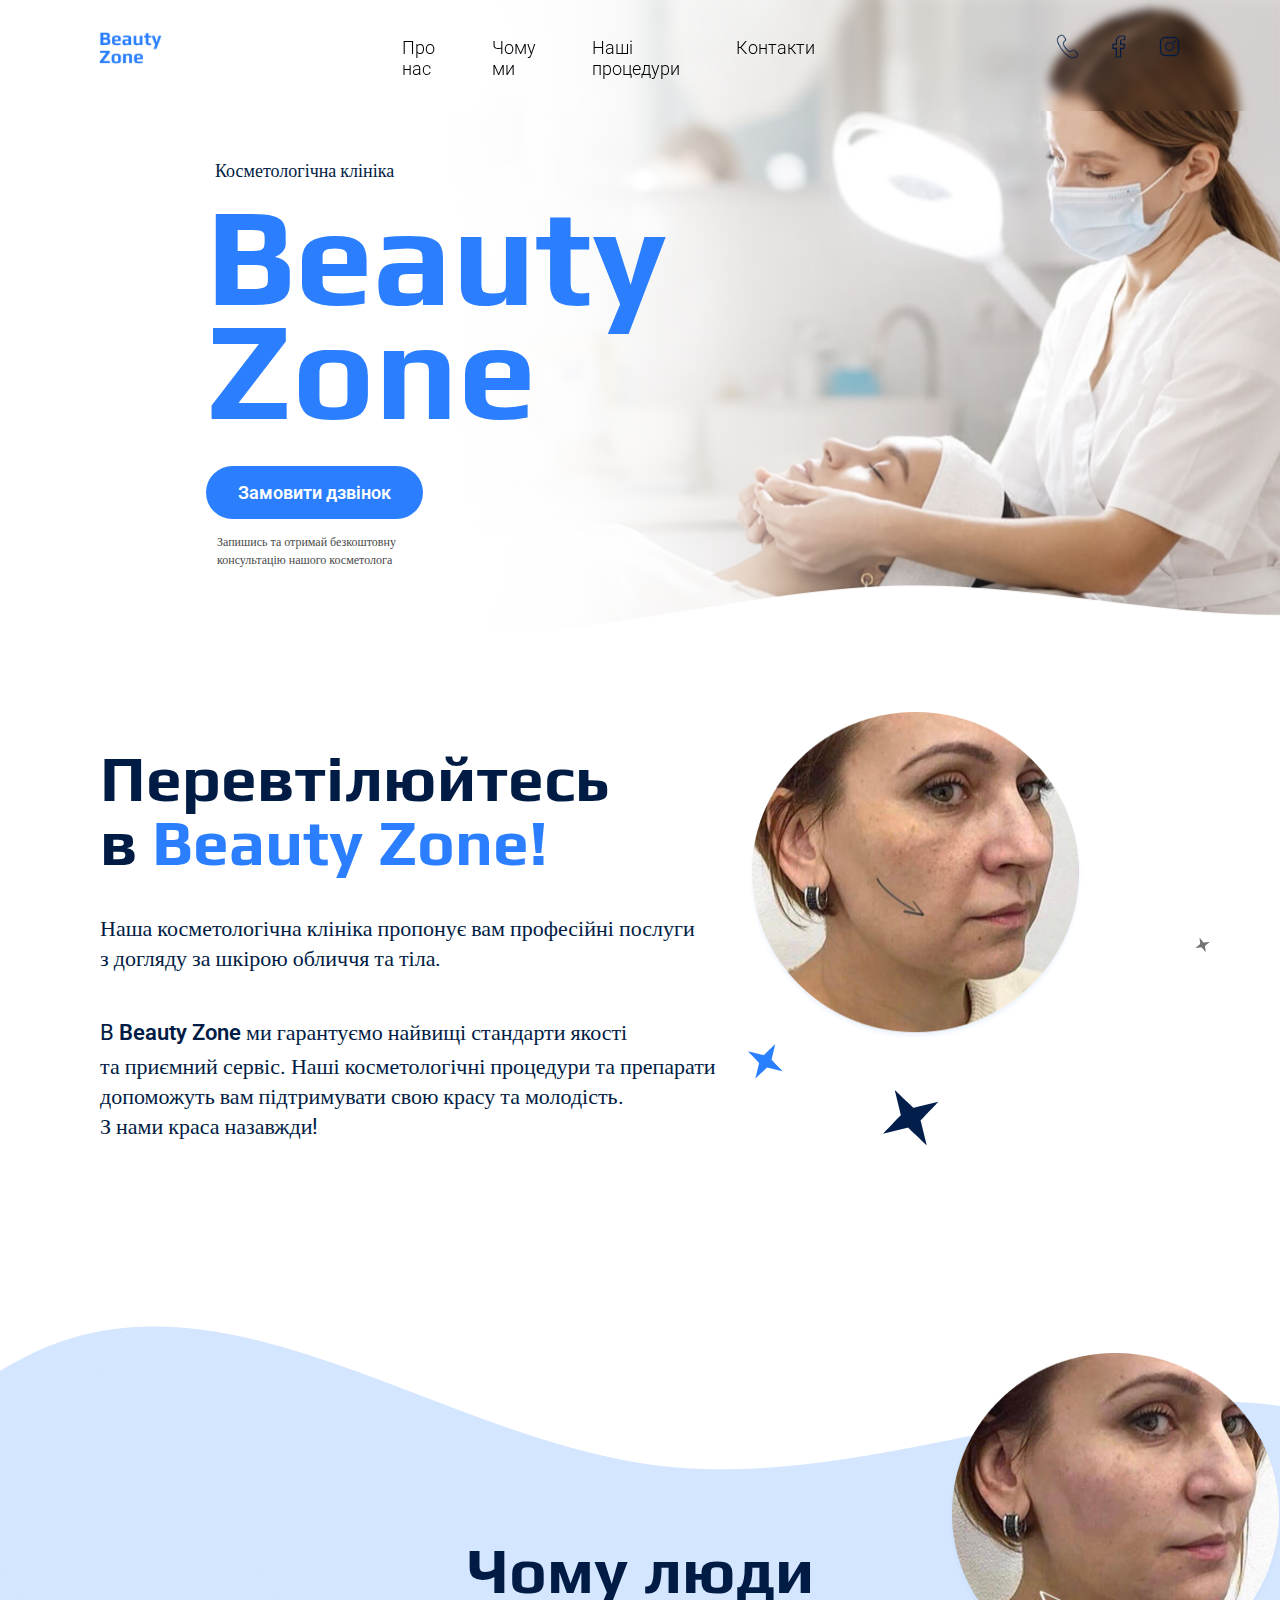
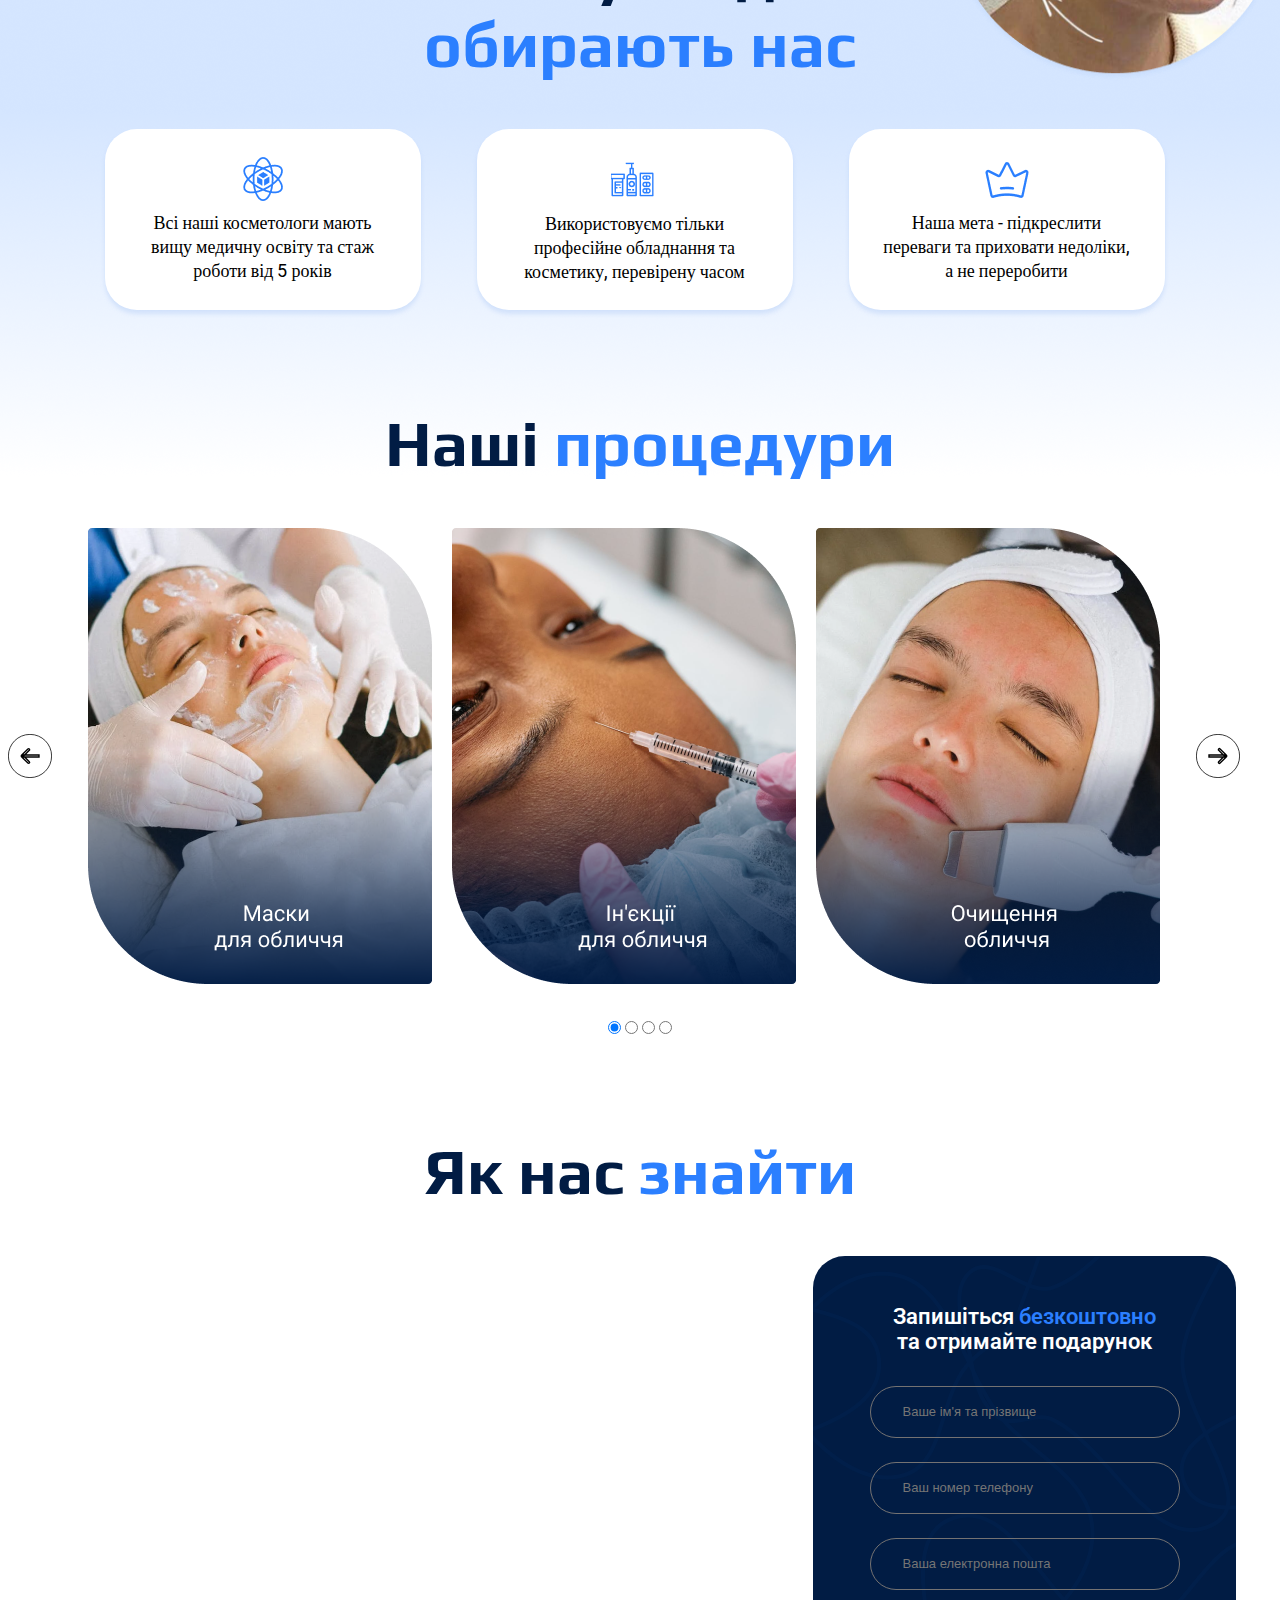
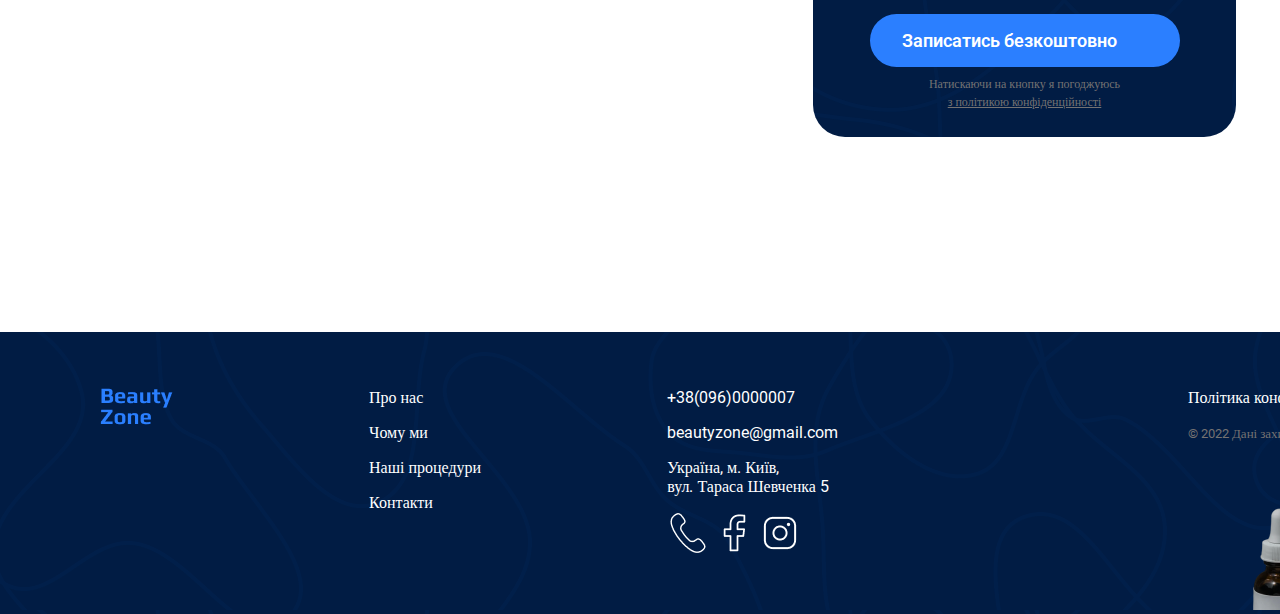
<file: index.html>
<!DOCTYPE html>
<html lang="uk">
<head>
    <meta charset="UTF-8">
    <meta name="viewport" content="width=device-width, initial-scale=1.0">
    <title>Beaty Zone</title>
    <link rel="stylesheet" href="styles.css">

    <link rel="preconnect" href="https://fonts.googleapis.com">
    <link rel="preconnect" href="https://fonts.gstatic.com" crossorigin>
    
    <link href="https://fonts.googleapis.com/css2?family=Play&family=Roboto:wght@300;400&display=swap" rel="stylesheet">

</head>
<body>
    
    <div class="main">
        <div class="header">
    
            <div class="nav">
            <img id="logo" src="img/logo.png" alt="">
    
            <div class="nav_text">
            <a href="#About-us"><p class="nav_one">Про нас</p></a>
            <a href="#Why-we"><p class="nav_two">Чому ми</p></a>
            <a href="#What-we-do"><p class="nav_three">Наші процедури</p></a>
            <a href="#Where-find"><p class="nav_four">Контакти</p></a>
            </div>
            
            <a class="link2" href="tel:+ 38 (096) 000 00 07"><img id="icons_one" src="img/telephone_icon.png"  alt=""></a>
            <img id="icons_two" src="img/facebook_icon.png" alt="">
            <img id="icons_three" src="img/instagram_icon.png" alt="">
            </div>
    
        </div>

    <div class="center">

        <div class="content">
        <p id="par_one">Косметологічна клініка</p>
        <h1>Beauty<br>Zone</h1>
        <button class="button modal-btn-open" type="button">Замовити дзвінок</button>
        <p id="par_two">Запишись та отримай безкоштовну<br>консультацію нашого косметолога</p>
        </div>
        <img id="vector" src="img/vector.png" alt="">

    </div>

</div>


    <div class="article" id="About-us">

        <div class="art_text">
        <h1>Перевтілюйтесь<br> в <span>Beauty Zone!</span></h1>
        <p id="art_p_first">Наша косметологічна клініка пропонує вам професійні послуги<br> 
            з догляду за шкірою обличчя та тіла. </p>
        <p id="art_p_two">B <span>Beauty Zone</span> ми гарантуємо найвищі стандарти якості <br>
            та приємний сервіс. Наші косметологічні процедури та препарати<br>
            допоможуть вам підтримувати свою красу та молодість.<br>
            З нами краса назавжди!</p>
        </div>

        <div class="art_img">
        <img id="dark-blue_star" src="img/bottom_star.png" alt="dark-star">
        <img id="face_before" src="img/Mask_group_one.png" alt="face-before">
        <img id="grey_star" src="img/down_star.png" alt="grey-star">
        <img id="blue_star" src="img/up_star.png" alt="">
        <img id="face_after" src="img/Mask_group_two.png" alt="face-after">
        </div>

       </div>


       <div class="not">
        <div class="aside" id="Why-we">
        
        <h1>Чому люди<br><span>обирають нас</span></h1>

        <div class="block">

            <div class="block_one">
                <div class="block_456">
                    <img src="img/game-icons.png" alt="">
                    <p>Всі наші косметологи мають вищу медичну освіту 
                        та стаж роботи від 5 років</p>
                </div>
            </div>

            <div class="block_two">
                <div class="block_457">
                    <img src="img/medicinecosmeticsbottle.png" alt="">
                    <p>Використовуємо тільки професійне обладнання
                       та косметику, перевірену часом</p>
                </div>
            </div>

            <div class="block_three">
                <div class="block_458">
                    <img src="img/crown-light.png" alt="">
                    <p>Наша мета - підкреслити переваги 
                       та приховати недоліки, а не переробити</p>
                </div>
            </div>
        </div>

       </div>
    

    <div class="main_two" id="What-we-do">
        <h1>Наші <span>процедури</span></h1>

        <div class="slider">
            
        <a href="#" >
            <svg class="arrow_one" width= "44" height= "44">
                <use id="icon-Group-338" href="./img/sprite/symbol-defs4.svg#icon-Group-338"></use>
            </svg>
        </a>
        
        <img class="slider_img_one" id="slider-img" src="img/slider_one.png" alt="">
        <img class="slider_img_two" id="slider-img" src="img/slider_two.png" alt="">
        <img class="slider_img_three" id="slider-img" src="img/slider_three.png" alt="">

        <a href="#" >
            <svg class="arrow_two" width= "44" height= "44">
                <use id="icon-Group-339" href="./img/sprite/symbol-defs4.svg#icon-Group-339"></use>
            </svg>
        </a>
        </div>

        <div id="slider_radio">
            <input type="radio" name="slider" id="slide1" checked>
            <input type="radio" name="slider" id="slide2">
            <input type="radio" name="slider" id="slide3">
            <input type="radio" name="slider" id="slide4">
        </div>
    </div>

</div>


<div class="location_reg" id="Where-find">
    <h1>Як нас <span>знайти</span></h1>

    <div class="location_reg-content">
        <div class="location">
            <iframe class="location_map" src="https://www.google.com/maps/embed?pb=!1m18!1m12!1m3!1d2540.9325719461135!2d30.517166789410403!3d50.44235659999998!2m3!1f0!2f0!3f0!3m2!1i1024!2i768!4f13.1!3m3!1m2!1s0x40d4cef8b5f6338d%3A0x25c7f06ad686451c!2z0LHRg9C7LiDQotCw0YDQsNGB0LAg0KjQtdCy0YfQtdC90LrQviwgNSwg0JrQuNC10LIsIDAyMDAw!5e0!3m2!1sru!2sua!4v1694775369630!5m2!1sru!2sua" width="600" height="450" style="border:0;" allowfullscreen="" loading="lazy" referrerpolicy="no-referrer-when-downgrade"></iframe>
        </div>

        <div class="register_form">
            <div class="register">
                <h1>Запишіться <span>безкоштовно</span>
                   <br> та отримайте подарунок</h1>

                <form>
                <input type="text" id="name" name="name" placeholder="Ваше ім'я та прізвище">
                <input type="text" id="phone-number" name="phone-number" placeholder="Ваш номер телефону">
                <input type="email" id="email" name="email" placeholder="Ваша електронна пошта">
                <button>Записатись безкоштовно</button>
                <p>Натискаючи на кнопку я погоджуюсь <br><span>з політикою конфіденційності</span></p>
                </form>
                
            </div>
        </div>

    </div>

</div>


<div class="footer">

    <div class="logo">
        <img src="img/logo.png" alt="">
    </div>

    <div class="about_us">
        <ul>
            <a href="#About-us"><li>Про нас</li></a>
            <a href="#Why-we"><li>Чому ми</li></a>
            <a href="#What-we-do"><li>Наші процедури</li></a>
            <a href="#Where-find"><li>Контакти</li></a>
        </ul>
    </div>

    <div class="info">
        <ul>
            <li><a class="link2" href="tel:+ 38 (096) 000 00 07">+38(096)0000007</a></li>
            <li><a class="link2" href="mailto:beautyzone@gmail.com">beautyzone@gmail.com</a></li>
            <li><a class="link2" href="https://goo.gl/maps/kTsiAinonsroTgEWA">Україна, м. Київ,<br>
             вул. Тараса Шевченка 5</a></li>
            <li>
                <img src="img/telephone-white.png" alt="">
                <img src="img/facebook-white.png" alt="">
                <img src="img/instagram-white.png" alt="">
            </li>
        </ul>
    </div>

    <div class="confidenc">
        <ul>
            <li>Політика конфіденційності</li>
            <li><span>© 2022 Дані захищені</span></li>
        </ul>
        <img class="conf-img" src="img/Photo-products.png" alt="">
    </div>


</div>



<div class="backdrop is-hidden">
    <div class="modal">
      <img class="modal-btn-close" src="img2/icon_x.png" alt="">
      
      <h1>Замовити дзвінок</h1>
      <h3>Запишіться <span id="reg">безкоштовно</span><br>
        та отримайте подарунок</h3>

     <div class="main_register">
        <form>
            <input type="text" id="name" name="name" placeholder="Ваше ім'я та прізвище">
            <input type="text" id="phone-number" name="phone-number" placeholder="Ваш номер телефону">
            <input type="email" id="email" name="email" placeholder="Ваша електронна пошта">
            <button>Записатись безкоштовно</button>
            <p>Натискаючи на кнопку я погоджуюсь <br><span>з політикою конфіденційності</span></p>
        </form>
    </div>
      
      </div>
    </div>
<script src="./js/modal.js"></script>



</body>
</html>
</file>
<file: styles.css>
@font-face {
    font-display: swap; 
    font-family: 'Roboto';
    font-style: normal;
    font-weight: 400;
    src: url('../fonts/roboto-v30-latin-regular.woff2') format('woff2'); 
  }
@font-face {
    font-display: swap; 
    font-family: 'Play';
    font-style: normal;
    font-weight: 400;
    src: url('../fonts/play-v19-latin-regular.woff2') format('woff2'); 
  }

  :root {
    --beauty-landing-2-c-1: #011C44;
    --beauty-landing-22: #2B7FFF;
    --beauty-landing-2-background: #FFF;
    --beauty-landing-25: #747272;
}

* {
    margin: 0;
    padding: 0;
    box-sizing: border-box;
}
*,
*::after,
*::before {
  box-sizing: border-box;
}
body {
    margin: 0;
    font-family: 'roboto' 'play';
}


.main {
    background-image: url(img/fon.png);
    background-repeat: no-repeat;
}
.header{
    background: rgba(255, 255, 255, 0.25);
    backdrop-filter: blur(5px);
    background: linear-gradient(89deg, #FFF 30.62%, rgba(255, 255, 255, 0.85) 41.31%, rgba(255, 255, 255, 0.19) 58.65%, rgba(255, 255, 255, 0.00) 72.78%);
} 


.nav {
    display: inline-flex;
    font-family: 'Play';
    font-size: 18px;
    font-style: normal;
    font-weight: 700;
    line-height: normal;
    padding-top: 32px;
    padding-bottom: 32px;
    margin-left: 99px;
    margin-right: 99px;
}
#logo{
    width: 64px;
    height: 32px;
    cursor: pointer;
}

.nav_text {
    display: inline-flex;
    margin-left: 240px;
    margin-right: 240px;
}
.nav_text a {
    text-decoration: none;
}
.nav p {
    cursor: pointer;
    padding-top: 5px;
    justify-content: center;
    color: #000000;
    font-family: Roboto;
    font-size: 18px;
    font-weight: 300;
    line-height: normal;
}
.nav_one {
    margin-right:  56px;
}
.nav_two {
    margin-right:  56px;
}
.nav_three {
    margin-right:  56px;
}
.nav p:hover{
    color: var(--beauty-landing-22, #2B7FFF);
}

#icons_one {
    cursor: pointer;
    width: 25px;
    height: 25px;
    margin-right: 26px;
    margin-top: 2px;
}
#icons_one:hover {
    display: inline-block; 
    transition: all 3s ease; 
}
#icons_two {
    cursor: pointer;
    width: 25px;
    height: 25px;
    margin-right: 26px;
    margin-top: 2px;
}
#icons_three {
    cursor: pointer;
    width: 25px;
    height: 25px;
    margin-top: 2px;
}


.center {
    background: linear-gradient(89deg, #FFF 30.62%, rgba(255, 255, 255, 0.85) 41.31%, rgba(255, 255, 255, 0.19) 58.65%, rgba(255, 255, 255, 0.00) 72.78%);
    height: 600.934px;
}
#vector {
    margin-top: 45px;
}
.content {
    margin-left: 206px;
    padding-top: 48.52px;
}

.content #par_one {
    font-family: Roboto;
    font-size: 18px;
    font-weight: 400;
    color: var(--beauty-landing-2-c-1, #011C44);
    padding-bottom: 16px;
    padding-left: 9px;
}
.content h1{
    color: var(--beauty-landing-22, #2B7FFF);
    font-family: Play;
    font-size: 140px;
    font-weight: 700;
    line-height: 114px; 
    text-transform: capitalize;
    padding-bottom: 40px;
}
.content button{
    text-decoration: none;
    display: flex;
    padding: 16px 32px;
    align-items: flex-start;
    gap: 10px;
    border-radius: 32px;
    background: var(--beauty-landing-22, #2B7FFF);
}
.content button {
    border: none;
    cursor: pointer;
    font-family: Roboto;
    font-size: 18px;
    font-weight: 600;
    color: #FFF;
}
.content button a {
    text-decoration-line: none;
    color: #FFF;
}
.content button:active {
    text-decoration: none;
    cursor: pointer;
    font-family: Roboto;
    font-size: 18px;
    font-weight: 600;
    color: var(--beauty-landing-2-c-1);
    background-color: transparent;
    border: 2px solid var(--beauty-landing-22);
}
.content button a:active {
    color: var(--beauty-landing-2-c-1);
}
.content #par_two {
    padding-left: 11px;
    color: var(--beauty-landing-2-c-3, #4A4A4A);
    font-family: Roboto;
    font-size: 12px;
    font-weight: 400;
    line-height: 18px; 
    padding-top: 14px;
}


.article {
    display:flex;
    margin-left: 100px;
}

.art_text {
    display: inline-flex;
    flex-direction: column;
    align-items: flex-start;
    gap: 40px;
    margin-top: 34px;
}
.art_text h1 {
    color: var(--beauty-landing-2-c-1, #011C44);
    font-family: Play;
    font-size: 64px;
    font-weight: 700;
    line-height: 1;
}
.art_text span{
    color: var(--beauty-landing-22, #2B7FFF);
    font-family: Play;
    font-size: 64px;
}

#art_p_first {
    color: var(--beauty-landing-2-c-1, #011C44);
    font-family: Roboto;
    font-size: 22px;
    font-weight: 400;
    line-height: 30px;
}
#art_p_two {
    color: var(--beauty-landing-2-c-1, #011C44);
    font-family: Roboto;
    font-size: 22px;
    font-weight: 400;
    line-height: 30px;
}
#art_p_two span{
    color: var(--beauty-landing-2-c-1, #011C44);
    font-family: Roboto;
    font-size: 22px;
    font-weight: 600;
    line-height: 38px;
    text-transform: capitalize;
}

.art_img {
    display: inline-flexbox;
    width: 499px;
    height: 695px;
    margin-left: 32px;
    /* position: relative; */
}

#face_before {
    width: 335px;
    height: 328px;
}
#face_after {
    width: 335px;
    height: 328px;
    margin-left: 200px;
}
#blue_star {
    padding-bottom: 30vh;
}
#grey_star {
    padding-left: 12vh;
    padding-bottom: 86.58px;
}
#dark-blue_star {
    position: absolute;
    margin-top: 42vh;
    margin-left: 15vh;
}


.not {
    background: url(img/background_blue.png), no-repeat;
    width: 100%;
    margin-top: -9vh;
}
.aside {
    text-align: center;
    padding-top: 23vh;
    margin-bottom: 96px;
}
.aside h1{
    color: var(--beauty-landing-2-c-1, #011C44);
    text-align: center;
    font-family: Play;
    font-size: 64px;
    font-weight: 700;
    line-height: normal;
    padding-bottom: 48px;
}
.aside h1 span{
    color: var(--beauty-landing-22, #2B7FFF);
    background: no-repeat;
    font-size: 64px;
    font-weight: 700;
    line-height: normal;
}


.block {
    display: inline-flex;
    margin-left: 45px;
}

.block_one {
    display: flex;
    height: 181px;
    width: 316px;
    padding: 24px 32px;
    margin-right: 56px;
    justify-content: center;
    align-items: center;
    border-radius: 32px;
    background: #FFF;
    box-shadow: 0px 4px 4px 0px rgba(168, 198, 245, 0.38);
}
.block_456 {
    display: flex;
    flex-direction: column;
    justify-content: flex-end;
    align-items: center;
    gap: 8px;
}
.block_456 p{
    color: #000;
    text-align: center;
    font-family: Roboto;
    font-size: 18px;
    font-weight: 400;
    line-height: 24px; 
}


.block_two {
    display: flex;
    height: 181px;
    width: 316px;
    padding: 24px 32px;
    margin-right: 56px;
    justify-content: center;
    align-items: center;
    border-radius: 32px;
    background: #FFF;
    box-shadow: 0px 4px 4px 0px rgba(168, 198, 245, 0.38);
}
.block_457 {
    display: flex;
    flex-direction: column;
    justify-content: flex-end;
    align-items: center;
    gap: 8px;
}
.block_457 p{
    color: #000;
    text-align: center;
    font-family: Roboto;
    font-size: 18px;
    font-weight: 400;
    line-height: 24px; 
}


.block_three {
    display: flex;
    height: 181px;
    width: 316px;
    padding: 24px 32px;
    margin-right: 56px;
    justify-content: center;
    align-items: center;
    border-radius: 32px;
    background: #FFF;
    box-shadow: 0px 4px 4px 0px rgba(168, 198, 245, 0.38);
}
.block_458 {
    display: flex;
    flex-direction: column;
    justify-content: flex-end;
    align-items: center;
    gap: 8px;
}
.block_458 p{
    color: #000;
    text-align: center;
    font-family: Roboto;
    font-size: 18px;
    font-weight: 400;
    line-height: 24px; 
}

.main_two {
    align-items: center;
    justify-content: center;
    margin-bottom: 96px;
}
.main_two h1{
    color: var(--beauty-landing-2-c-1, #011C44);
    justify-content: center;
    font-family: Play;
    font-size: 64px;
    font-style: normal;
    font-weight: 700;
    line-height: normal;
    text-align: center;
    margin-bottom: 48px;
}
.main_two span{
    color: var(--beauty-landing-22, #2B7FFF);
    font-family: Play;
    font-size: 64px;
    font-weight: 700;
    line-height: normal;
}


.slider {
    text-align: center;
    margin-bottom: 32px;
    
}
#slider-img:hover {
    transform: scale(1.05);
    transition: transform 0.3s;
}

.slider_img_one{
    padding-right: 16px;
}
.slider_img_two{
    padding-right: 16px;
}

.slider svg  {
    text-decoration: none;
    cursor: pointer;
    margin-bottom: 206px;
    margin-right: 32px;
}
use#icon-Group-338 {
    fill:  #ffffff;
    text-decoration: none; 
    stroke: #000;
}
use#icon-Group-338:active {
    text-decoration: none;
    fill: var(--color2, #2B7FFF);
    stroke: #ffffff;
}
use#icon-Group-339 {
    fill:  #ffffff;
    text-decoration: none; 
    stroke: #000;
}
use#icon-Group-339:active {
    text-decoration: none;
    fill: var(--color2, #2B7FFF);
    stroke: #ffffff;
}

.slider a {
    text-decoration: none;
    color: none;
}
.arrow_two{
    cursor: pointer;
    margin-bottom: 206px;
    margin-left: 32px;
}
#slider_radio {
    text-align: center;
}


.location_reg {
    margin-bottom: 95.43px;
}

.location_reg h1{
    text-align: center;
    color: var(--beauty-landing-2-c-1, #011C44);
    text-align: center;
    font-family: Play;
    font-size: 64px;
    font-weight: 700;
    line-height: normal;
    margin-bottom: 48px;
}
.location_reg h1 span{
    color: var(--beauty-landing-22, #2B7FFF);
    font-family: Play;
    font-size: 64px;
    font-weight: 700;
    line-height: normal;
}


.location_reg-content {
    display: inline-flex;
    margin-bottom: 95.43px;
}
.location {
    margin-right: 32px;
}
.location_map {
    width: 605px;
    height: 481px;
    border-radius: 32px;
    margin-left: 176px;
}

.register_form {
    border-radius: 32px;
    background-color: var(--beauty-landing-2-c-1, #011C44);
    background-image: url(img/background_blue-block.png);
    width: 423px;
    height: 481px;
    flex-shrink: 0;
}
.register {
    text-align: center;
}

.register h1{
    color: var(--beauty-landing-2-background, #FFF);
    text-align: center;
    font-family: Roboto;
    font-size: 22px;
    font-weight: 600;
    line-height: normal;
    padding-top: 48px;
    margin-bottom: 32px;
}
.register h1 span{
    color: var(--beauty-landing-22, #2B7FFF);
    font-family: Roboto;
    font-size: 22px;
    font-weight: 600;
    line-height: normal;
}
.register form {
    display: grid;
    justify-content: center;
}
.register input {
    width: 310px;
    height: 52px;
    border-radius: 32px;
    border: 1px solid #747272;
    outline: none;
    padding: 0 2rem;
    font-size: 13px;
    background-color: unset;
    flex-shrink: 0;
    color: #FFF;
}

.register button {
    border: none;
    cursor: pointer;
    display: flex;
    padding: 16px 32px;
    align-items: flex-start;
    gap: 10px;
    border-radius: 32px;
    background: var(--beauty-landing-22, #2B7FFF);
    color: var(--beauty-landing-2-background, #FFF);
    font-family: Roboto;
    font-size: 18px;
    font-weight: 600;
    line-height: normal;
    margin-bottom: 8px;
}
.register button a{
    text-decoration-line: none;
    color: #FFF;
}
.register button:active {
    cursor: pointer;
    font-family: Roboto;
    font-size: 18px;
    font-weight: 600;
    color: var(--beauty-landing-2-background);
    background-color: transparent;
    border: 2px solid var(--beauty-landing-22);
}
.register #name:focus {
    border: none;
    color: #FFF;
    background: #747272;
}
.register #phone-number:focus {
    border: none;
    color: #FFF;
    background: #747272;
}
.register #email:focus {
    border: none;
    color: #FFF;
    background: #747272;
}
.register form p{
    color: var(--beauty-landing-25, #747272);
    text-align: center;
    font-family: Roboto;
    font-size: 12px;
    font-weight: 400;
    line-height: 18px; 
}
.register form span{
    color: var(--beauty-landing-25, #747272);
    font-family: Roboto;
    font-size: 12px;
    font-weight: 400;
    line-height: 18px;
    text-decoration-line: underline;
}


.footer {
    display: flex;
    background-color: var(--beauty-landing-2-c-1);
    color: var(--beauty-landing-2-background);
    background-image: url(img/background-footer.png);
    font-family: Roboto;
    gap: 186px;
}

.logo {
    cursor: pointer;
    margin-top: 56px;
    width: 83px;
    height: 42px;
    margin-left: 100px;
}

.footer ul{
    text-decoration: none;
    list-style: none;
}
.footer ul a{
    text-decoration: none;
    color: var(--beauty-landing-2-background);
}
.footer ul li{
    text-decoration: none;
    cursor: pointer;
    font-size: 16px;
}
.footer li {
    text-decoration: none;
}
.footer li:hover {
    color: #2B7FFF;
}

.about_us {
    margin-top: 56px;
    margin-bottom: 40px;
}
.about_us li{
    margin-bottom: 16px;
}

.info {
    margin-top: 56px;
    margin-bottom: 40px;
}
.info li {
    margin-bottom: 16px;
}
.link2 {
    text-decoration: none;
    color: var(--beauty-landing-2-background);
}
.link2:hover {
    color: #2B7FFF;
}

.confidenc {
    position: absolute;
    margin-top: 56px;
    margin-bottom: 40px;
    position: absolute;
    margin-left: 132vh;
}
.confidenc li {
    margin-bottom: 16px; 
}
.confidenc span {
    color: var(--beauty-landing-25, #747272);
    font-size: 13px;
}
.conf-img {
    position: relative;
    padding-left: 6.2vh;
    bottom: 0;
}


.backdrop {
  position: fixed;
  top: 0px;
  left: 0px;
  right: 0px;
  bottom: 0px;
  background-color: rgba(0, 0, 0, 0.5);
  display: flex;
  justify-content: center;
  align-items: center;
  padding: 40px 40px;
  transition: opacity 0.5s, visibility 0.5s;
}

.modal {
  width: 100%;
  max-width: 880px;
  max-height: 880px;
  width: 723px;
  height: 681px;
  background-color: var(--beauty-landing-2-c-1);
  background-image: url(img2/background-blue.png);
  border-radius: 30px;
  position: relative;
  padding: 42px 144px;
  overflow-y: auto;
}

.modal-btn-close {
  cursor: pointer;
  position: absolute;
  top: 40px;
  right: 40px;
}
.backdrop.is-hidden {
  opacity: 0;
  visibility: hidden;
  pointer-events: none;
}


.modal h1 {
    position: relative;
    color: var(--beauty-landing-2-background, #FFF);
    text-align: center;
    font-family: Play;
    font-size: 64px;
    font-style: normal;
    font-weight: 700;
    line-height: normal;
    margin-bottom: 40px;
}
.modal h3 {
    color: var(--beauty-landing-2-background, #FFF);
    text-align: center;
    font-family: Roboto;
    font-size: 22px;
    font-style: normal;
    font-weight: 600;
    line-height: normal;
    padding-bottom: 32px;
}
span#reg{
    color: var(--beauty-landing-22, #2B7FFF);
    text-decoration: none;
    font-family: Roboto;
    font-size: 22px;
    font-weight: 600;
    line-height: normal;
}

.main_register form {
    display: grid;
    justify-content: center;
}
.main_register input {
    width: 310px;
    height: 52px;
    border-radius: 32px;
    border: 1px solid #747272;
    outline: none;
    padding: 0 2rem;
    font-size: 13px;
    background-color: unset;
    flex-shrink: 0;
    color: #FFF;
}

#name {
    margin-bottom: 24px;
}
#phone-number {
    margin-bottom: 24px;
}
#email {
    margin-bottom: 24px;
}
#name:focus {
    border: none;
    color: #FFF;
    background: #747272;
}
#phone-number:focus {
    border: none;
    color: #FFF;
    background: #747272;
}
#email:focus {
    border: none;
    color: #FFF;
    background: #747272;
}

.main_register button {
    border: none;
    margin-bottom: 8px;
    cursor: pointer;
    display: flex;
    padding: 16px 32px;
    align-items: flex-start;
    gap: 10px;
    border-radius: 32px;
    background: var(--beauty-landing-22, #2B7FFF);
    color: var(--beauty-landing-2-background, #FFF);
    font-family: Roboto;
    font-size: 18px;
    font-weight: 600;
    line-height: normal;
}
.main_register button:active {
    cursor: pointer;
    font-family: Roboto;
    font-size: 18px;
    font-weight: 600;
    color: var(--beauty-landing-2-background);
    background-color: transparent;
    border: 2px solid var(--beauty-landing-22);
}

form p{
    color: var(--beauty-landing-25, #747272);
    text-align: center;
    font-family: Roboto;
    font-size: 12px;
    font-weight: 400;
    line-height: 18px; 
}
.main_register span{
    color: var(--beauty-landing-25, #747272);
    font-family: Roboto;
    font-size: 12px;
    font-weight: 400;
    line-height: 18px;
    text-decoration-line: underline;
}



  @media screen and (max-width: 900px) {
    .carousel img{
      width: calc(100% / 2);
    }
  }
  @media screen and (max-width: 550px) {
    .carousel img{
      width: 100%;
    }
  }
</file>
